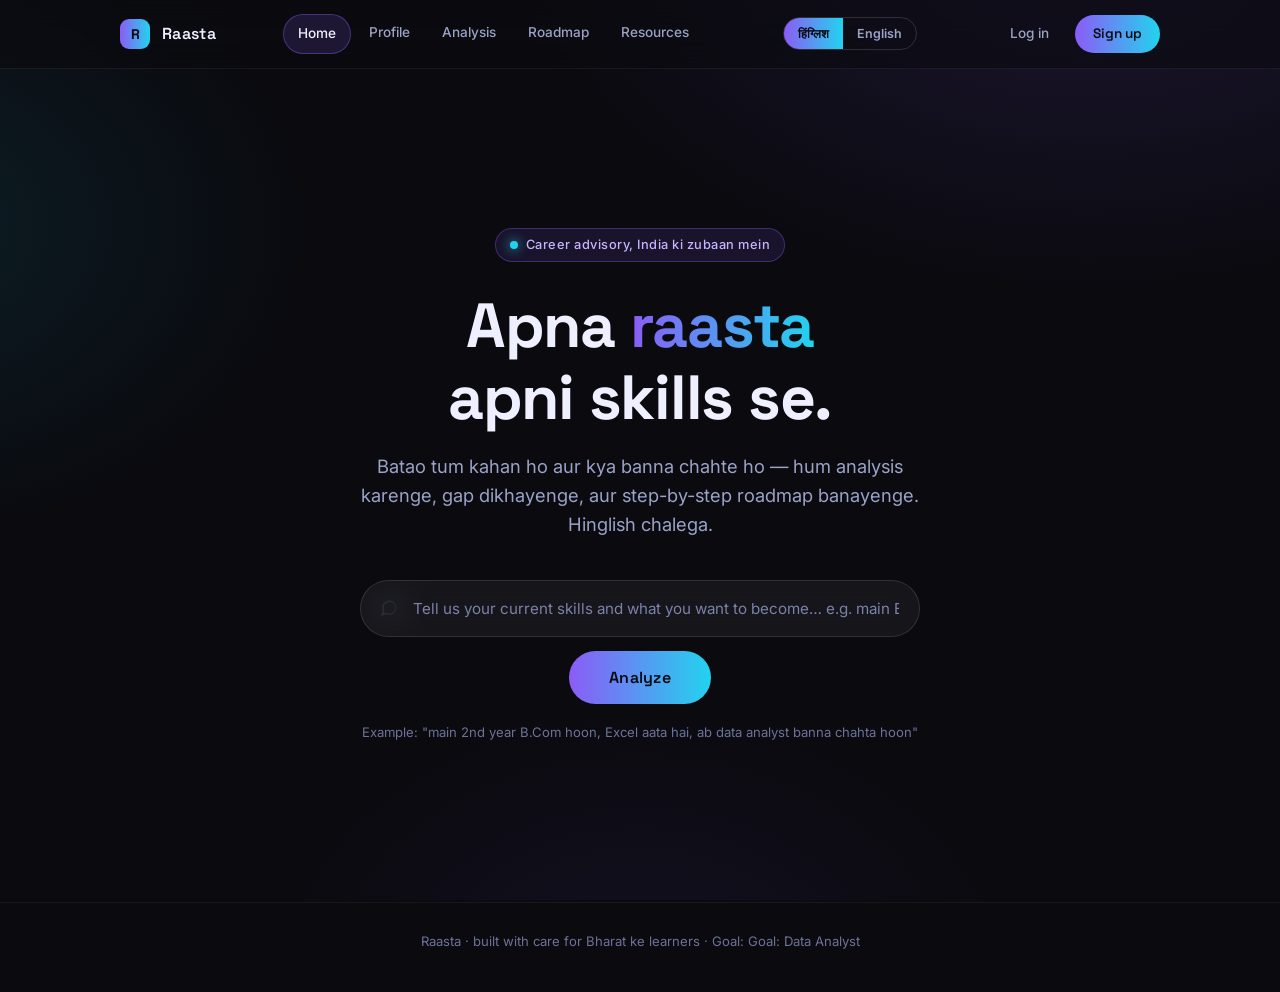
<file: index.html>
<!DOCTYPE html>
<html lang="en">
<head>
<meta charset="UTF-8" />
<meta name="viewport" content="width=device-width, initial-scale=1.0" />
<title>Raasta — Apna Career, Apni Zubaan Mein</title>
<link rel="stylesheet" href="css/base.css" />
</head>
<body>

<header class="site-header">
  <div class="container">
    <div class="header-left">
      <div class="brand-mark">R</div>
      <span class="brand-name">Raasta</span>
    </div>
<nav class="site-nav" aria-label="Main navigation">
      <a href="index.html" data-i18n="nav.home">Home</a>
      <a href="profile.html" data-i18n="nav.profile">Profile</a>
      <a href="dashboard.html" data-i18n="nav.analysis">Analysis</a>
      <a href="roadmap.html" data-i18n="nav.roadmap">Roadmap</a>
      <a href="execution.html" data-i18n="nav.resources">Resources</a>
    </nav>
  </div>
</header>

<main>
  <section class="hero" id="hero" aria-labelledby="hero-title">
    <div class="hero-inner">
      <span class="hero-badge"><span class="dot"></span> <span data-i18n="hero.badge">Career advisory, India ki zubaan mein</span></span>
      <h1 id="hero-title">
        <span data-i18n="hero.title1">Apna </span><span class="grad-text" data-i18n="hero.title2">raasta</span><br />
        <span data-i18n="hero.title3">apni skills se.</span>
      </h1>
      <p class="sub" data-i18n="hero.sub">
        Batao tum kahan ho aur kya banna chahte ho — hum analysis karenge,
        gap dikhayenge, aur step-by-step roadmap banayenge. Hinglish chalega.
      </p>
      <form class="intake-form" id="intake-form">
        <div class="intake-field">
          <svg width="18" height="18" viewBox="0 0 24 24" fill="none" stroke="currentColor" stroke-width="2" stroke-linecap="round" aria-hidden="true">
            <path d="M21 11.5a8.38 8.38 0 0 1-.9 3.8 8.5 8.5 0 0 1-7.6 4.7 8.38 8.38 0 0 1-3.8-.9L3 21l1.9-5.7a8.38 8.38 0 0 1-.9-3.8 8.5 8.5 0 0 1 4.7-7.6 8.38 8.38 0 0 1 3.8-.9h.5a8.48 8.48 0 0 1 8 8v.5z"/>
          </svg>
          <label for="goal-input" class="visually-hidden" style="position:absolute;width:1px;height:1px;overflow:hidden;clip:rect(0 0 0 0);">Apne goal ke baare mein likho</label>
          <input id="goal-input" type="text" autocomplete="off" data-i18n-placeholder="hero.placeholder"
                 placeholder="Tell us your current skills and what you want to become… e.g. main B.Com kar raha hoon, data analyst banna hai" />
        </div>
        <div class="btn-row">
          <button type="submit" class="btn" id="analyze-btn" data-i18n="btn.analyze">Analyze</button>
        </div>
      </form>
      <p class="hero-hint" data-i18n="hero.hint">Example: "main 2nd year B.Com hoon, Excel aata hai, ab data analyst banna chahta hoon"</p>
    </div>
  </section>
</main>

<footer class="site-footer">
  <div class="container"><span data-i18n="footer.text">Raasta · built with care for Bharat ke learners</span> · <span id="footer-goal"></span></div>
</footer>

<script src="js/data.js"></script>
<script src="js/i18n.js"></script>
<script src="js/app.js"></script>
<script src="js/auth.js"></script>
<script>
(function () {
  'use strict';

  /* Intake: goal ko save karke dashboard pe bhejo */
  var form = document.getElementById('intake-form');
  form.addEventListener('submit', function (e) {
    e.preventDefault();

    var btn = document.getElementById('analyze-btn');
    var input = document.getElementById('goal-input');
    var goal = input.value.trim() || window.Raasta.getGoal();

    window.Raasta.setGoal(goal);
    btn.disabled = true;
    btn.textContent = 'Analyzing…';

    setTimeout(function () {
      window.location.href = 'dashboard.html';
    }, 700);
  });
})();
</script>
</body>
</html>
</file>
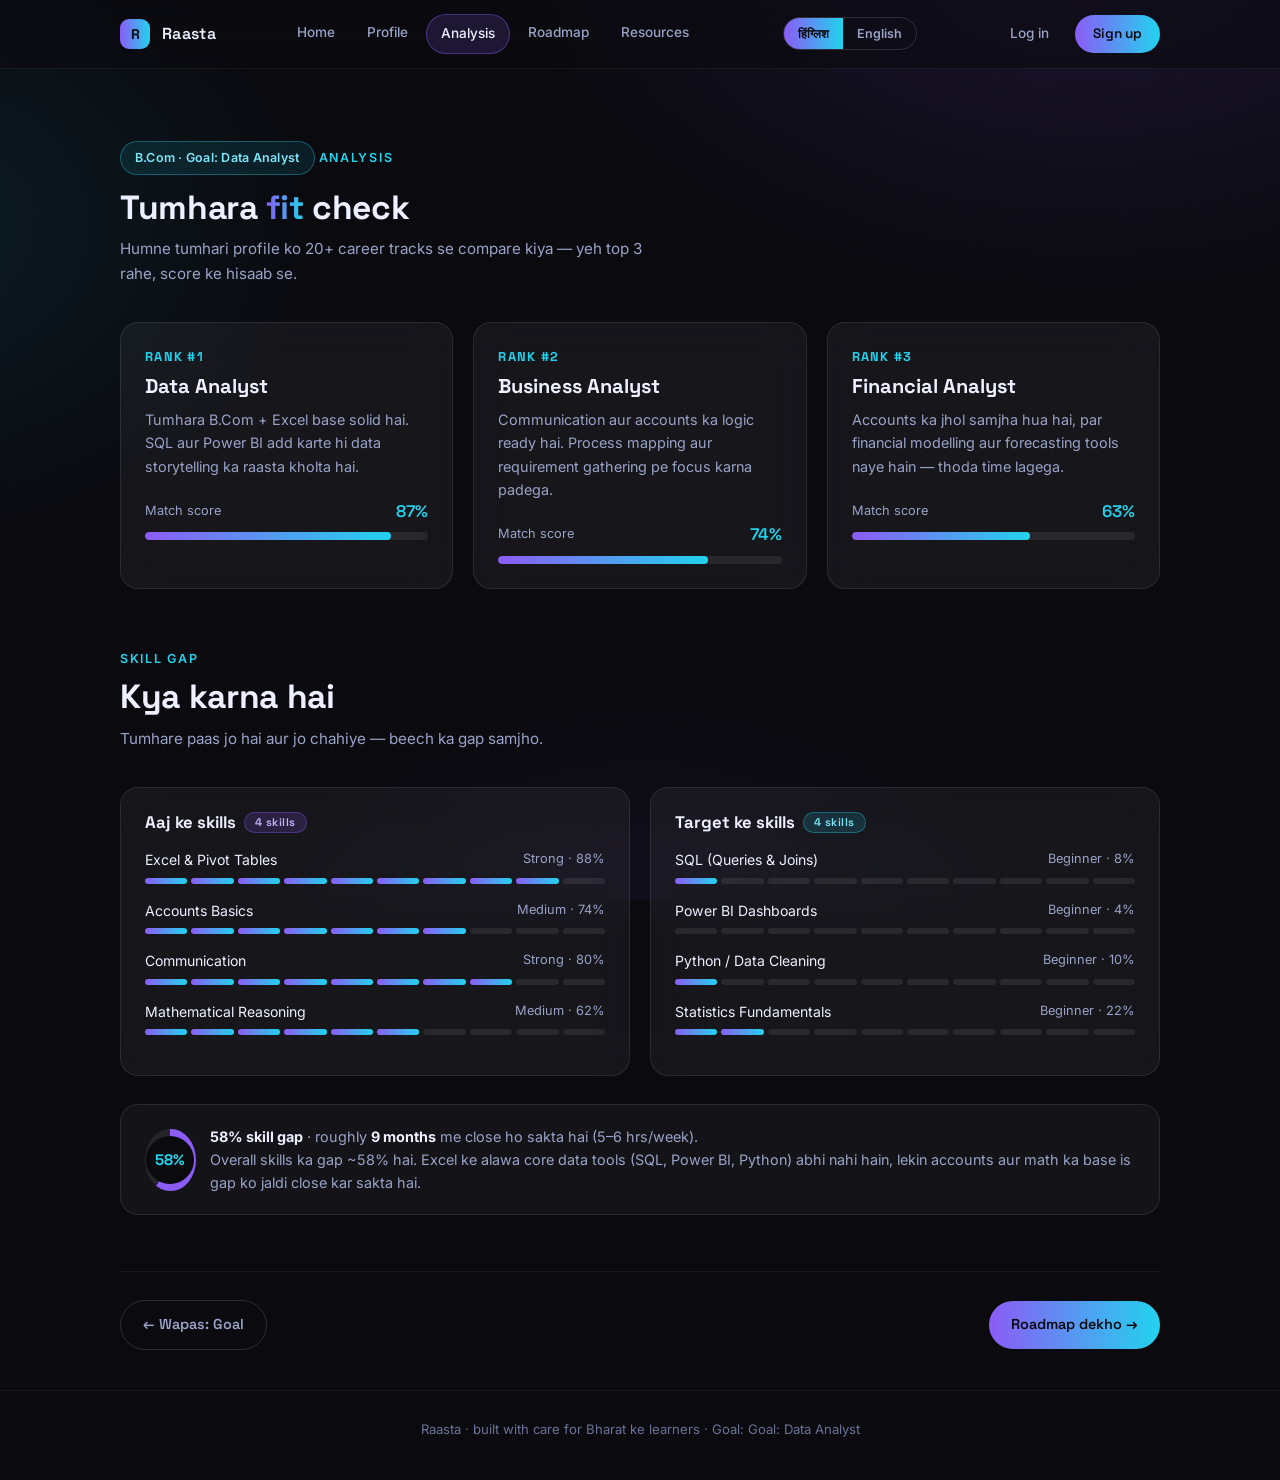
<file: dashboard.html>
<!DOCTYPE html>
<html lang="en">
<head>
<meta charset="UTF-8" />
<meta name="viewport" content="width=device-width, initial-scale=1.0" />
<title>Analysis — Raasta</title>
<link rel="stylesheet" href="css/base.css" />
<link rel="stylesheet" href="css/dashboard.css" />
</head>
<body>

<header class="site-header">
  <div class="container">
    <div class="header-left">
      <div class="brand-mark">R</div>
      <span class="brand-name">Raasta</span>
    </div>
    <nav class="site-nav" aria-label="Main navigation">
      <a href="index.html" data-i18n="nav.home">Home</a>
      <a href="profile.html" data-i18n="nav.profile">Profile</a>
      <a href="dashboard.html" data-i18n="nav.analysis">Analysis</a>
      <a href="roadmap.html" data-i18n="nav.roadmap">Roadmap</a>
      <a href="execution.html" data-i18n="nav.resources">Resources</a>
    </nav>
  </div>
</header>

<main>
  <section class="page" id="dashboard" aria-labelledby="dashboard-title">
    <div class="container">

      <div class="section-header">
        <span class="course-chip" id="course-chip"></span>
        <span class="section-kicker" data-i18n="dash.kicker">Analysis</span>
        <h2 id="dashboard-title"><span data-i18n="dash.title1">Tumhara </span><span class="grad-text" style="background:var(--grad);-webkit-background-clip:text;background-clip:text;color:transparent;">fit</span><span data-i18n="dash.title3"> check</span></h2>
        <p data-i18n="dash.sub">Humne tumhari profile ko 20+ career tracks se compare kiya — yeh top 3 rahe, score ke hisaab se.</p>
      </div>
      <div class="career-grid" id="career-grid"></div>

      <div class="section-header" style="margin-top:56px;">
        <span class="section-kicker" data-i18n="dash.skillKicker">Skill Gap</span>
        <h2 id="skills-title" data-i18n="dash.skillsTitle">Kya karna hai</h2>
        <p data-i18n="dash.skillsSub">Tumhare paas jo hai aur jo chahiye — beech ka gap samjho.</p>
      </div>
      <div class="skill-widget" id="skill-widget"></div>
      <div class="skill-summary" id="skill-summary"></div>

      <nav class="page-nav" aria-label="Page navigation">
        <a class="prev" href="index.html">&larr; <span data-i18n="nav.prev.home">Wapas: Goal</span></a>
        <a class="next" href="roadmap.html"><span data-i18n="nav.next.dash">Roadmap dekho</span> &rarr;</a>
      </nav>

    </div>
  </section>
</main>

<footer class="site-footer">
  <div class="container"><span data-i18n="footer.text">Raasta · built with care for Bharat ke learners</span> · <span id="footer-goal"></span></div>
</footer>

<script src="js/data.js"></script>
<script src="js/i18n.js"></script>
<script src="js/app.js"></script>
<script src="js/auth.js"></script>
<script src="js/dashboard.js"></script>
</body>
</html>
</file>
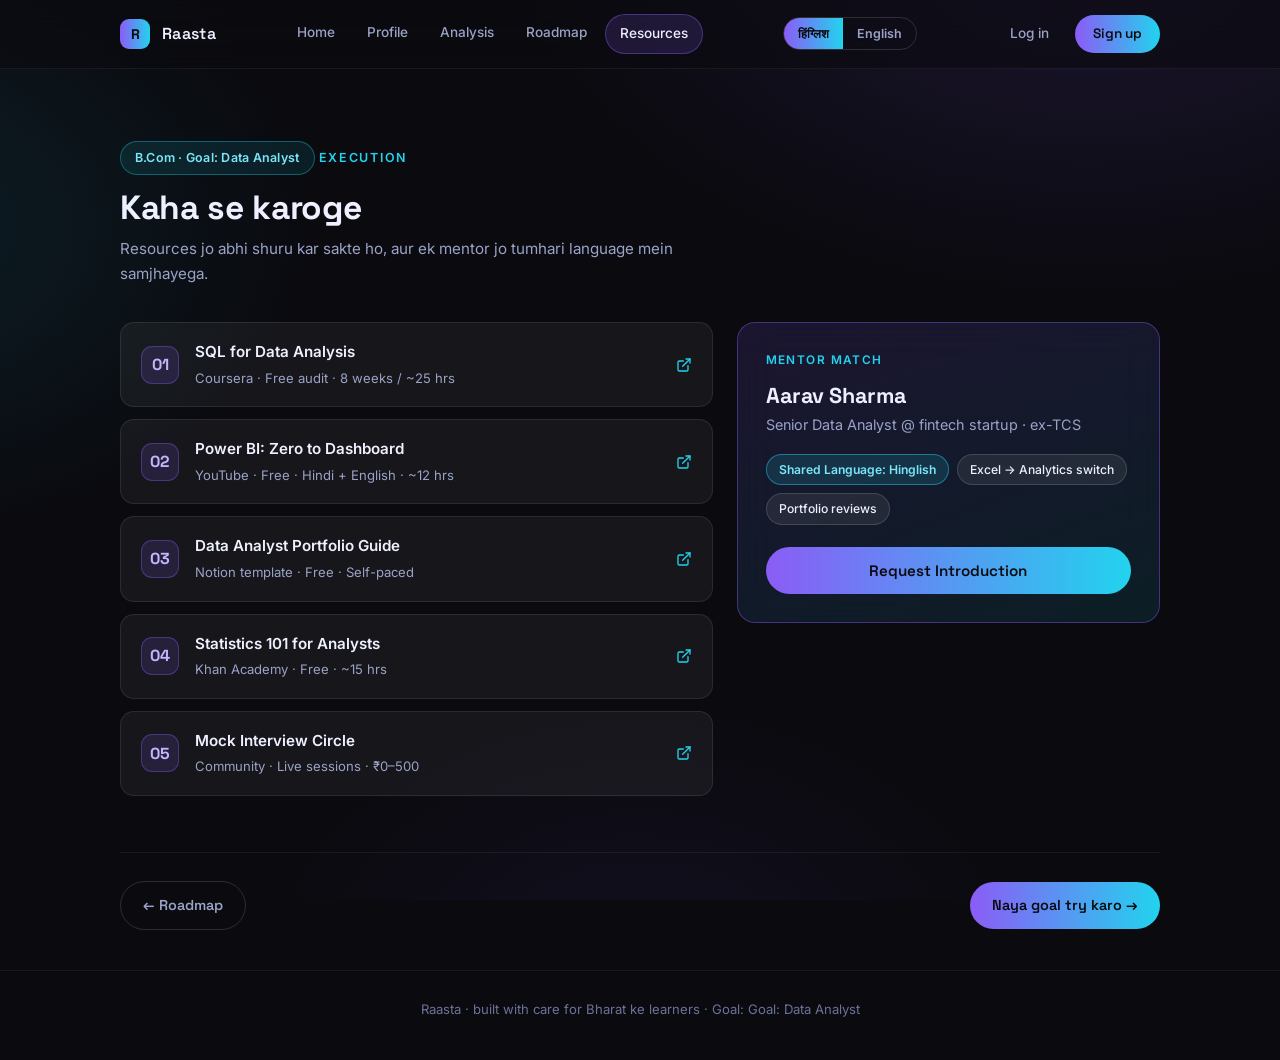
<file: execution.html>
<!DOCTYPE html>
<html lang="en">
<head>
<meta charset="UTF-8" />
<meta name="viewport" content="width=device-width, initial-scale=1.0" />
<title>Resources — Raasta</title>
<link rel="stylesheet" href="css/base.css" />
<link rel="stylesheet" href="css/execution.css" />
</head>
<body>

<header class="site-header">
  <div class="container">
    <div class="header-left">
      <div class="brand-mark">R</div>
      <span class="brand-name">Raasta</span>
    </div>
    <nav class="site-nav" aria-label="Main navigation">
      <a href="index.html" data-i18n="nav.home">Home</a>
      <a href="profile.html" data-i18n="nav.profile">Profile</a>
      <a href="dashboard.html" data-i18n="nav.analysis">Analysis</a>
      <a href="roadmap.html" data-i18n="nav.roadmap">Roadmap</a>
      <a href="execution.html" data-i18n="nav.resources">Resources</a>
    </nav>
  </div>
</header>

<main>
  <section class="page" id="execution" aria-labelledby="execution-title">
    <div class="container">

      <div class="section-header">
        <span class="course-chip" id="course-chip"></span>
        <span class="section-kicker" data-i18n="exec.kicker">Execution</span>
        <h2 id="execution-title" data-i18n="exec.title">Kaha se karoge</h2>
        <p data-i18n="exec.sub">Resources jo abhi shuru kar sakte ho, aur ek mentor jo tumhari language mein samjhayega.</p>
      </div>

      <div class="hub-grid">
        <ul class="resource-list" id="resource-list" aria-label="Resources"></ul>
        <div class="mentor-card" id="mentor-card"></div>
      </div>

      <nav class="page-nav" aria-label="Page navigation">
        <a class="prev" href="roadmap.html">&larr; <span data-i18n="nav.prev.roadmap">Roadmap</span></a>
        <a class="next" href="index.html"><span data-i18n="nav.next.exec">Naya goal try karo</span> &rarr;</a>
      </nav>

    </div>
  </section>
</main>

<footer class="site-footer">
  <div class="container"><span data-i18n="footer.text">Raasta · built with care for Bharat ke learners</span> · <span id="footer-goal"></span></div>
</footer>

<script src="js/data.js"></script>
<script src="js/i18n.js"></script>
<script src="js/app.js"></script>
<script src="js/auth.js"></script>
<script src="js/execution.js"></script>
</body>
</html>
</file>
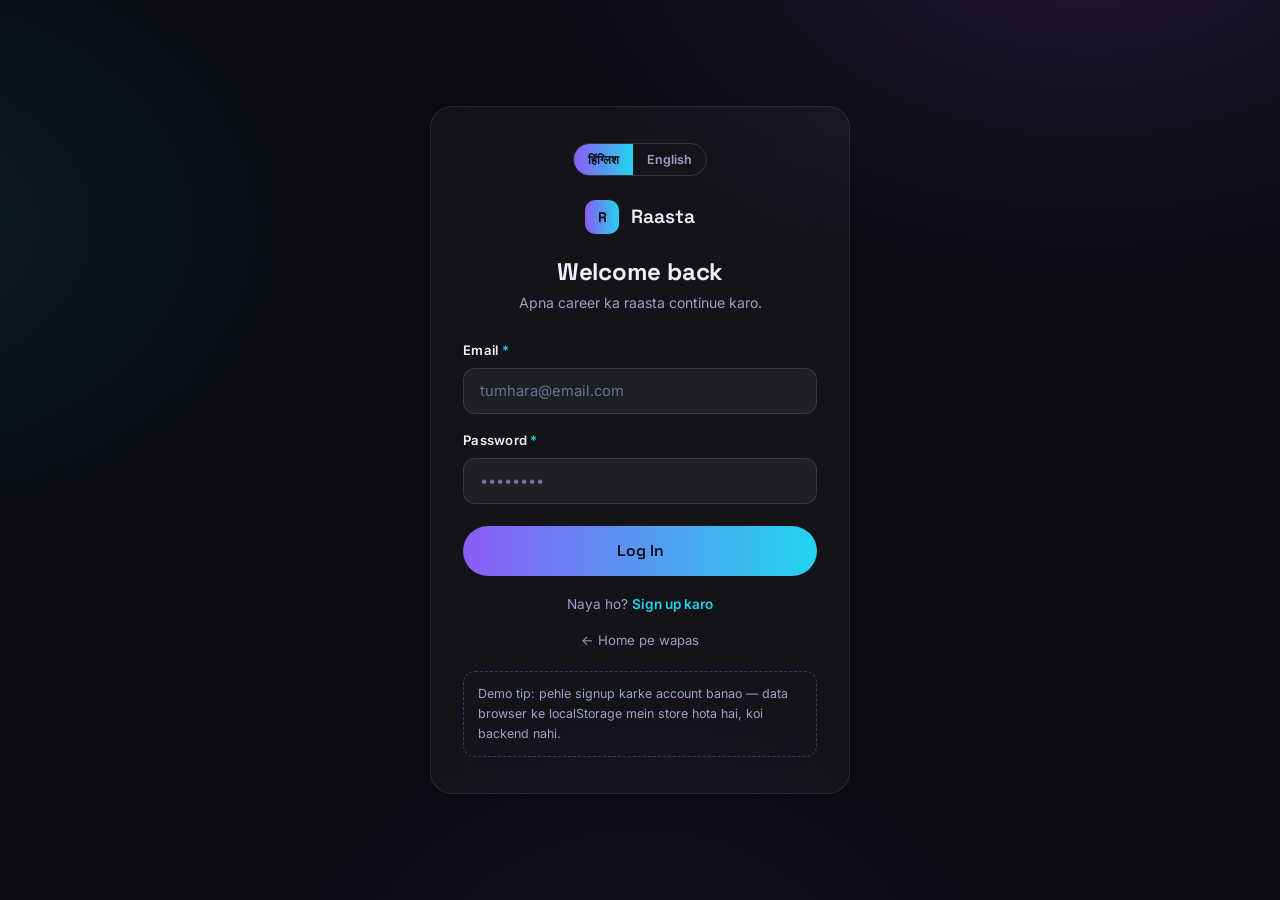
<file: login.html>
<!DOCTYPE html>
<html lang="en">
<head>
<meta charset="UTF-8" />
<meta name="viewport" content="width=device-width, initial-scale=1.0" />
<title>Log In — Raasta</title>
<link rel="stylesheet" href="css/base.css" />
<link rel="stylesheet" href="css/auth.css" />
</head>
<body>

<main>
  <section class="auth-page">
    <div class="auth-card">

      <div class="auth-brand">
        <div class="brand-mark">R</div>
        <span class="auth-brand-name">Raasta</span>
      </div>

      <div class="auth-heading">
        <h1 data-i18n="auth.titleLogin">Welcome back</h1>
      </div>
      <p class="auth-sub" data-i18n="auth.subLogin">Apna career ka raasta continue karo.</p>

      <div class="auth-alert" id="auth-alert" role="alert" aria-live="polite"></div>

      <form class="auth-form" id="login-form" novalidate>

        <div class="auth-field">
          <label for="email"><span data-i18n="auth.emailLabel">Email</span> <span class="req">*</span></label>
          <input class="auth-input" id="email" type="email" data-i18n-placeholder="auth.emailPh" placeholder="tumhara@email.com" autocomplete="email" />
          <span class="field-error" id="email-error"></span>
        </div>

        <div class="auth-field">
          <label for="password"><span data-i18n="auth.passLabel">Password</span> <span class="req">*</span></label>
          <div class="password-wrap">
            <input class="auth-input" id="password" type="password" data-i18n-placeholder="auth.passPhLogin" placeholder="••••••••" autocomplete="current-password" />
            <button type="button" class="toggle-pass" data-target="password" aria-label="Show password"></button>
          </div>
          <span class="field-error" id="password-error"></span>
        </div>

        <button type="submit" class="auth-submit" data-i18n="auth.loginBtn">Log In</button>
      </form>

      <p class="auth-switch"><span data-i18n="auth.switchLoginPre">Naya ho?</span> <a href="signup.html"><span data-i18n="auth.switchLoginLink">Sign up karo</span></a></p>
      <p class="auth-back"><a href="index.html" data-i18n="auth.back">&larr; Home pe wapas</a></p>

      <div class="auth-demo" data-i18n="auth.demoLogin">
        Demo tip: pehle signup karke account banao — data browser ke
        localStorage mein store hota hai, koi backend nahi.
      </div>

    </div>
  </section>
</main>

<script src="js/data.js"></script>
<script src="js/i18n.js"></script>
<script src="js/auth.js"></script>
</body>
</html>
</file>
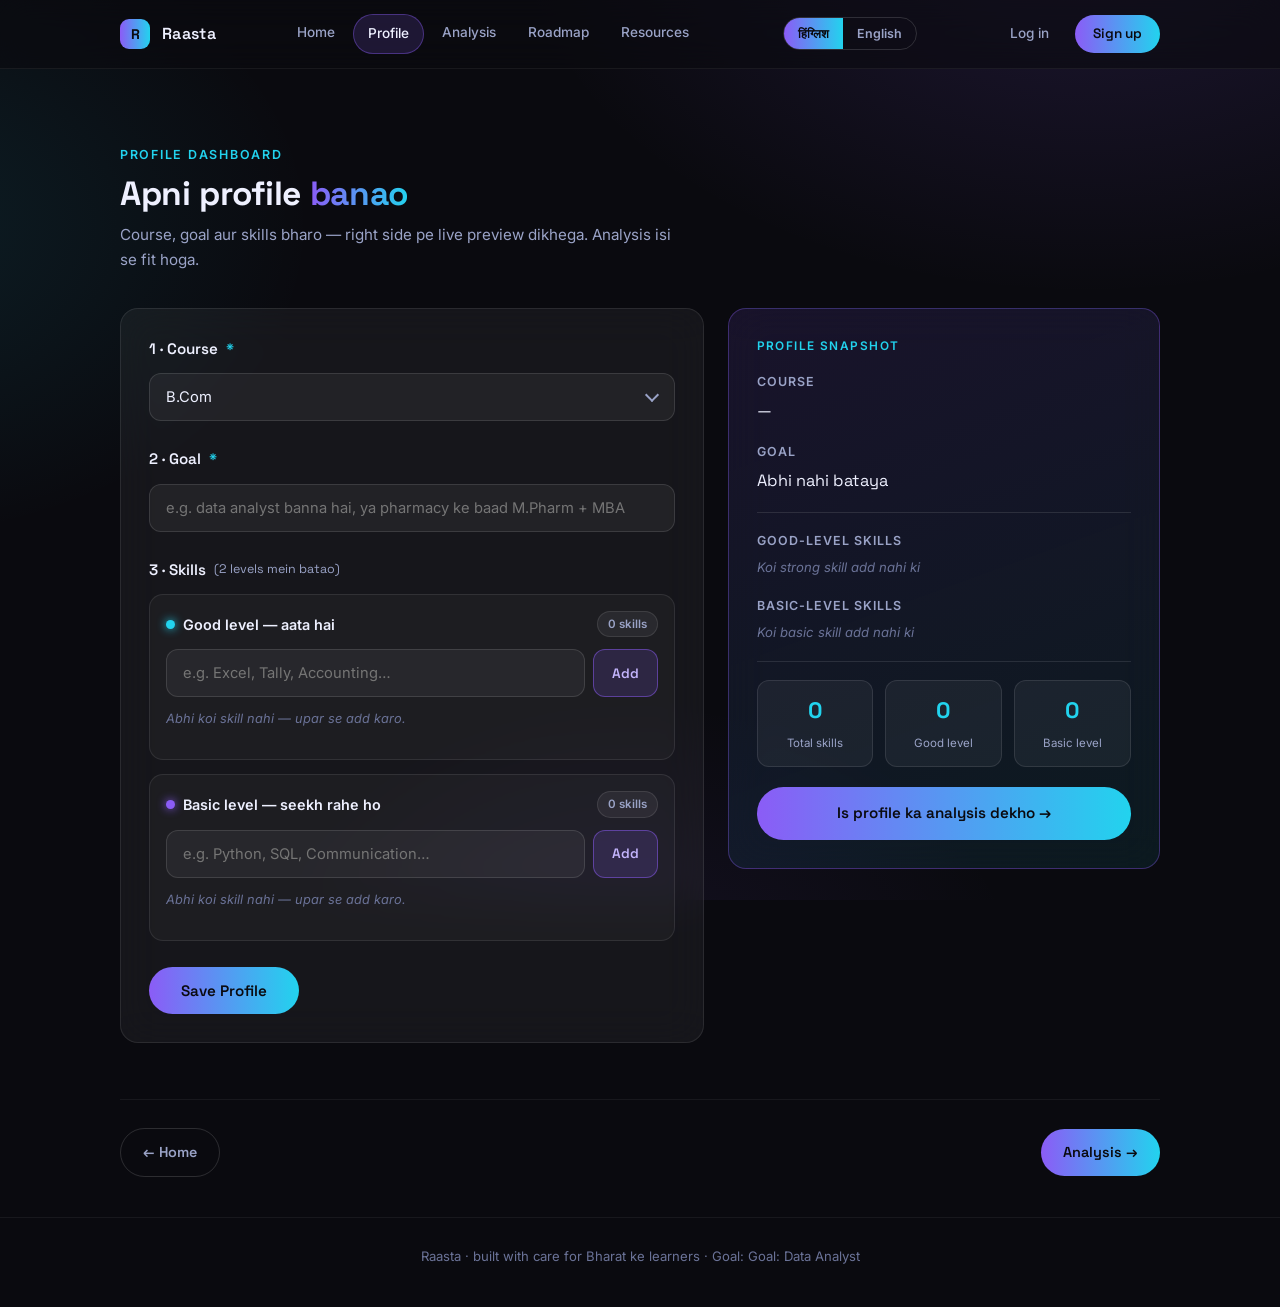
<file: profile.html>
<!DOCTYPE html>
<html lang="en">
<head>
<meta charset="UTF-8" />
<meta name="viewport" content="width=device-width, initial-scale=1.0" />
<title>Profile — Raasta</title>
<link rel="stylesheet" href="css/base.css" />
<link rel="stylesheet" href="css/profile.css" />
</head>
<body>

<header class="site-header">
  <div class="container">
    <div class="header-left">
      <div class="brand-mark">R</div>
      <span class="brand-name">Raasta</span>
    </div>
    <nav class="site-nav" aria-label="Main navigation">
      <a href="index.html" data-i18n="nav.home">Home</a>
      <a href="profile.html" data-i18n="nav.profile">Profile</a>
      <a href="dashboard.html" data-i18n="nav.analysis">Analysis</a>
      <a href="roadmap.html" data-i18n="nav.roadmap">Roadmap</a>
      <a href="execution.html" data-i18n="nav.resources">Resources</a>
    </nav>
  </div>
</header>

<main>
  <section class="page" id="profile" aria-labelledby="profile-title">
    <div class="container">

      <div class="section-header">
        <span class="section-kicker" data-i18n="prof.kicker">Profile Dashboard</span>
        <h2 id="profile-title"><span data-i18n="prof.title1">Apni profile </span><span class="grad-text" style="background:var(--grad);-webkit-background-clip:text;background-clip:text;color:transparent;" data-i18n="prof.title2">banao</span></h2>
        <p data-i18n="prof.sub">Course, goal aur skills bharo — right side pe live preview dikhega. Analysis isi se fit hoga.</p>
      </div>

      <div class="profile-grid">

        <!-- Form -->
        <div class="card form-card">
          <form id="profile-form" novalidate>

            <div class="form-section">
              <label class="form-label" for="course-select"><span data-i18n="prof.courseLabel">1 · Course</span> <span class="req">*</span></label>
              <div class="select-wrap">
                <select class="form-select" id="course-select"></select>
              </div>
              <div class="other-course" id="other-course">
                <input class="form-input" id="course-other" type="text" data-i18n-placeholder="prof.courseOtherPh" placeholder="Apna course likho… e.g. B.Pharm (Ayurveda)" />
              </div>
            </div>

            <div class="form-section">
              <label class="form-label" for="goal-input"><span data-i18n="prof.goalLabel">2 · Goal</span> <span class="req">*</span></label>
              <input class="form-input" id="goal-input" type="text" autocomplete="off" data-i18n-placeholder="prof.goalPh"
                     placeholder="e.g. data analyst banna hai, ya pharmacy ke baad M.Pharm + MBA" />
            </div>

            <div class="form-section">
              <label class="form-label"><span data-i18n="prof.skillsLabel">3 · Skills</span> <small data-i18n="prof.skillsHint">(2 levels mein batao)</small></label>

              <div class="skill-panel">
                <div class="skill-panel-header">
                  <div class="skill-panel-title"><span class="level-dot good"></span> <span data-i18n="prof.goodPanel">Good level — aata hai</span></div>
                  <span class="skill-count" id="skill-count-good">0 skills</span>
                </div>
                <div class="skill-add-row">
                  <input class="form-input" id="skill-input-good" type="text" data-i18n-placeholder="prof.goodPh" placeholder="e.g. Excel, Tally, Accounting…" autocomplete="off" />
                  <button type="button" class="skill-add-btn" id="skill-add-good" data-i18n="prof.addBtn">Add</button>
                </div>
                <div class="skill-chips" id="good-chips"></div>
              </div>

              <div class="skill-panel">
                <div class="skill-panel-header">
                  <div class="skill-panel-title"><span class="level-dot basic"></span> <span data-i18n="prof.basicPanel">Basic level — seekh rahe ho</span></div>
                  <span class="skill-count" id="skill-count-basic">0 skills</span>
                </div>
                <div class="skill-add-row">
                  <input class="form-input" id="skill-input-basic" type="text" data-i18n-placeholder="prof.basicPh" placeholder="e.g. Python, SQL, Communication…" autocomplete="off" />
                  <button type="button" class="skill-add-btn" id="skill-add-basic" data-i18n="prof.addBtn">Add</button>
                </div>
                <div class="skill-chips" id="basic-chips"></div>
              </div>
            </div>

            <div class="form-actions">
              <button type="button" class="btn-save" id="save-profile" data-i18n="prof.saveBtn">Save Profile</button>
              <span class="save-status" id="save-status" style="opacity:0;transition:opacity .4s ease;">Profile saved ✓</span>
            </div>

          </form>
        </div>

        <!-- Live preview -->
        <aside class="preview-card" aria-label="Profile snapshot">
          <div class="preview-label" data-i18n="prof.previewLabel">Profile Snapshot</div>

          <div class="preview-block">
            <h4 data-i18n="prof.pvCourse">Course</h4>
            <div class="preview-value" id="pv-course">—</div>
          </div>
          <div class="preview-block">
            <h4 data-i18n="prof.pvGoal">Goal</h4>
            <div class="preview-value" id="pv-goal">Abhi nahi bataya</div>
          </div>

          <hr class="preview-divider" />

          <div class="preview-block">
            <h4 data-i18n="prof.pvGood">Good-level skills</h4>
            <div class="preview-skills" id="pv-good"></div>
          </div>
          <div class="preview-block">
            <h4 data-i18n="prof.pvBasic">Basic-level skills</h4>
            <div class="preview-skills" id="pv-basic"></div>
          </div>

          <hr class="preview-divider" />

          <div class="preview-stats">
            <div class="stat-tile"><strong id="stat-total">0</strong><span data-i18n="prof.pvTotal">Total skills</span></div>
            <div class="stat-tile"><strong id="stat-good">0</strong><span data-i18n="prof.pvGoodStat">Good level</span></div>
            <div class="stat-tile"><strong id="stat-basic">0</strong><span data-i18n="prof.pvBasicStat">Basic level</span></div>
          </div>

          <a class="preview-cta" href="dashboard.html"><span data-i18n="prof.pvCta">Is profile ka analysis dekho</span> &rarr;</a>
        </aside>

      </div>

      <nav class="page-nav" aria-label="Page navigation">
        <a class="prev" href="index.html">&larr; <span data-i18n="nav.prev.profile">Home</span></a>
        <a class="next" href="dashboard.html"><span data-i18n="nav.next.profile">Analysis</span> &rarr;</a>
      </nav>

    </div>
  </section>
</main>

<footer class="site-footer">
  <div class="container"><span data-i18n="footer.text">Raasta · built with care for Bharat ke learners</span> · <span id="footer-goal"></span></div>
</footer>

<script src="js/data.js"></script>
<script src="js/i18n.js"></script>
<script src="js/app.js"></script>
<script src="js/auth.js"></script>
<script src="js/profile.js"></script>
</body>
</html>
</file>
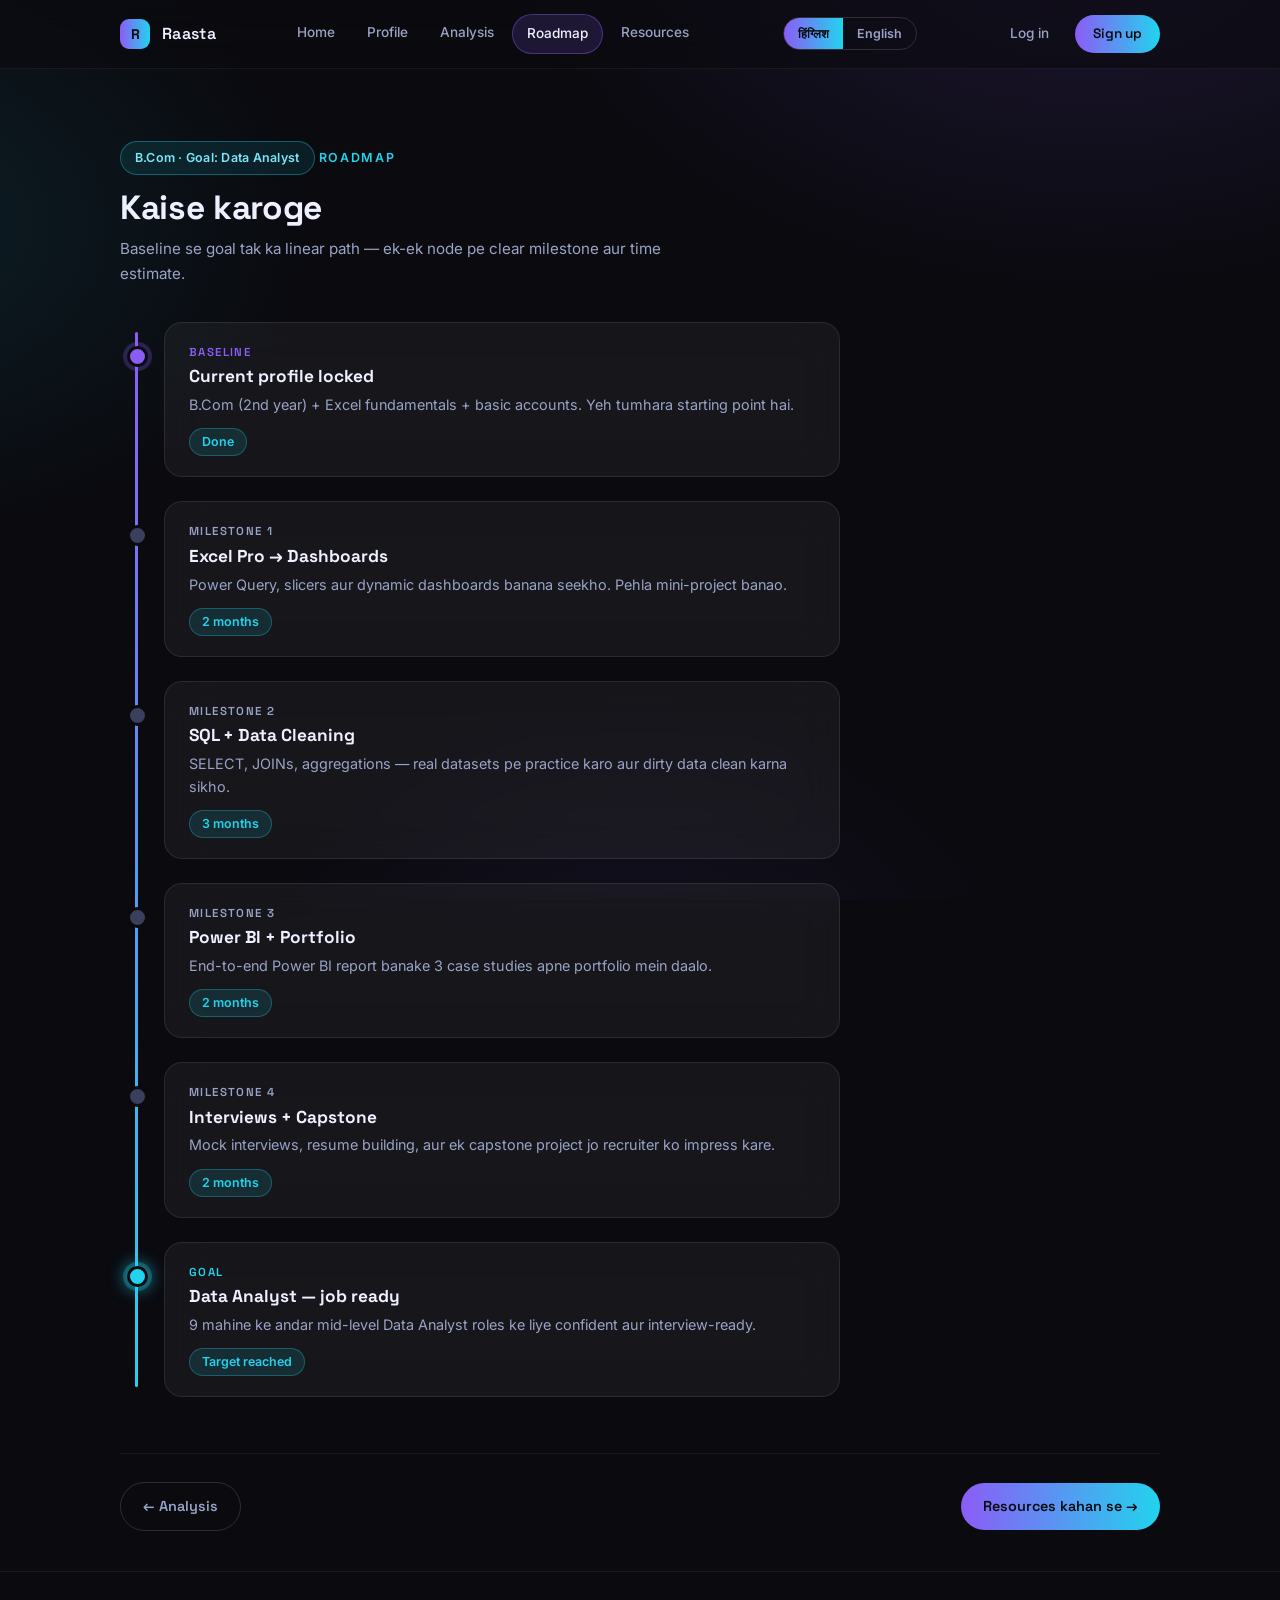
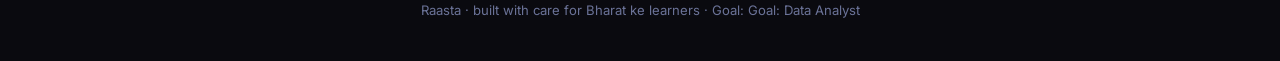
<file: roadmap.html>
<!DOCTYPE html>
<html lang="en">
<head>
<meta charset="UTF-8" />
<meta name="viewport" content="width=device-width, initial-scale=1.0" />
<title>Roadmap — Raasta</title>
<link rel="stylesheet" href="css/base.css" />
<link rel="stylesheet" href="css/roadmap.css" />
</head>
<body>

<header class="site-header">
  <div class="container">
    <div class="header-left">
      <div class="brand-mark">R</div>
      <span class="brand-name">Raasta</span>
    </div>
    <nav class="site-nav" aria-label="Main navigation">
      <a href="index.html" data-i18n="nav.home">Home</a>
      <a href="profile.html" data-i18n="nav.profile">Profile</a>
      <a href="dashboard.html" data-i18n="nav.analysis">Analysis</a>
      <a href="roadmap.html" data-i18n="nav.roadmap">Roadmap</a>
      <a href="execution.html" data-i18n="nav.resources">Resources</a>
    </nav>
  </div>
</header>

<main>
  <section class="page" id="roadmap" aria-labelledby="roadmap-title">
    <div class="container">

      <div class="section-header">
        <span class="course-chip" id="course-chip"></span>
        <span class="section-kicker" data-i18n="road.kicker">Roadmap</span>
        <h2 id="roadmap-title" data-i18n="road.title">Kaise karoge</h2>
        <p data-i18n="road.sub">Baseline se goal tak ka linear path — ek-ek node pe clear milestone aur time estimate.</p>
      </div>
      <div class="timeline" id="timeline"></div>

      <nav class="page-nav" aria-label="Page navigation">
        <a class="prev" href="dashboard.html">&larr; <span data-i18n="nav.prev.dash">Analysis</span></a>
        <a class="next" href="execution.html"><span data-i18n="nav.next.roadmap">Resources kahan se</span> &rarr;</a>
      </nav>

    </div>
  </section>
</main>

<footer class="site-footer">
  <div class="container"><span data-i18n="footer.text">Raasta · built with care for Bharat ke learners</span> · <span id="footer-goal"></span></div>
</footer>

<script src="js/data.js"></script>
<script src="js/i18n.js"></script>
<script src="js/app.js"></script>
<script src="js/auth.js"></script>
<script src="js/roadmap.js"></script>
</body>
</html>
</file>
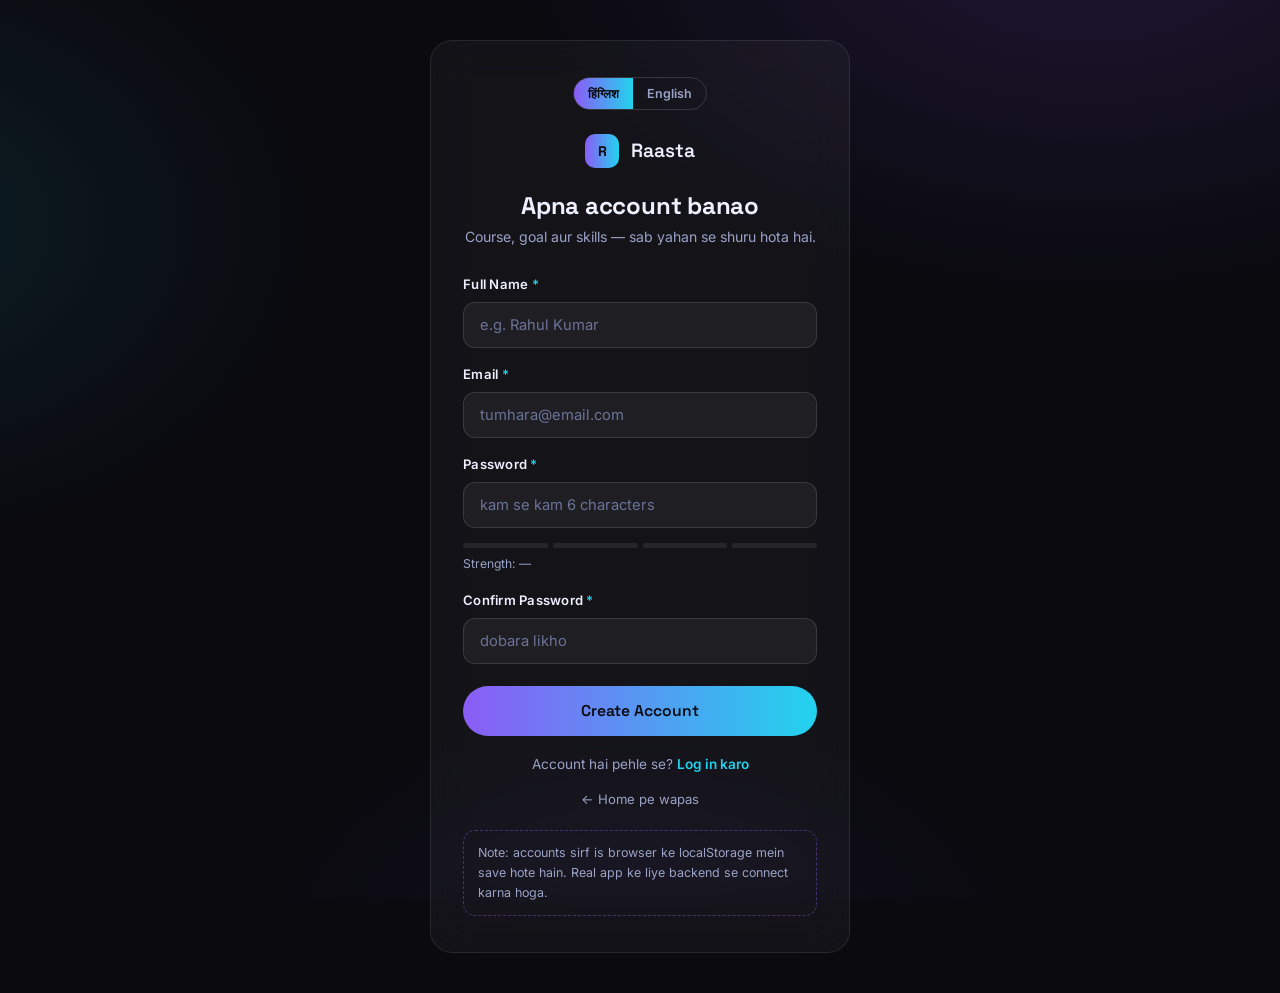
<file: signup.html>
<!DOCTYPE html>
<html lang="en">
<head>
<meta charset="UTF-8" />
<meta name="viewport" content="width=device-width, initial-scale=1.0" />
<title>Sign Up — Raasta</title>
<link rel="stylesheet" href="css/base.css" />
<link rel="stylesheet" href="css/auth.css" />
</head>
<body>

<main>
  <section class="auth-page">
    <div class="auth-card">

      <div class="auth-brand">
        <div class="brand-mark">R</div>
        <span class="auth-brand-name">Raasta</span>
      </div>

      <div class="auth-heading">
        <h1 data-i18n="auth.titleSignup">Apna account banao</h1>
      </div>
      <p class="auth-sub" data-i18n="auth.subSignup">Course, goal aur skills — sab yahan se shuru hota hai.</p>

      <div class="auth-alert" id="auth-alert" role="alert" aria-live="polite"></div>

      <form class="auth-form" id="signup-form" novalidate>

        <div class="auth-field">
          <label for="name"><span data-i18n="auth.nameLabel">Full Name</span> <span class="req">*</span></label>
          <input class="auth-input" id="name" type="text" data-i18n-placeholder="auth.namePh" placeholder="e.g. Rahul Kumar" autocomplete="name" />
          <span class="field-error" id="name-error"></span>
        </div>

        <div class="auth-field">
          <label for="email"><span data-i18n="auth.emailLabel">Email</span> <span class="req">*</span></label>
          <input class="auth-input" id="email" type="email" data-i18n-placeholder="auth.emailPh" placeholder="tumhara@email.com" autocomplete="email" />
          <span class="field-error" id="email-error"></span>
        </div>

        <div class="auth-field">
          <label for="password"><span data-i18n="auth.passLabel">Password</span> <span class="req">*</span></label>
          <div class="password-wrap">
            <input class="auth-input" id="password" type="password" data-i18n-placeholder="auth.passPhSignup" placeholder="kam se kam 6 characters" autocomplete="new-password" />
            <button type="button" class="toggle-pass" data-target="password" aria-label="Show password"></button>
          </div>
          <div class="strength" id="strength-meter">
            <div class="strength-bars">
              <span class="strength-bar"></span><span class="strength-bar"></span>
              <span class="strength-bar"></span><span class="strength-bar"></span>
            </div>
            <div class="strength-text" id="strength-text">Strength: —</div>
          </div>
          <span class="field-error" id="password-error"></span>
        </div>

        <div class="auth-field">
          <label for="confirm"><span data-i18n="auth.confirmLabel">Confirm Password</span> <span class="req">*</span></label>
          <div class="password-wrap">
            <input class="auth-input" id="confirm" type="password" data-i18n-placeholder="auth.confirmPh" placeholder="dobara likho" autocomplete="new-password" />
            <button type="button" class="toggle-pass" data-target="confirm" aria-label="Show password"></button>
          </div>
          <span class="field-error" id="confirm-error"></span>
        </div>

        <button type="submit" class="auth-submit" data-i18n="auth.signupBtn">Create Account</button>
      </form>

      <p class="auth-switch"><span data-i18n="auth.switchSignupPre">Account hai pehle se?</span> <a href="login.html"><span data-i18n="auth.switchSignupLink">Log in karo</span></a></p>
      <p class="auth-back"><a href="index.html" data-i18n="auth.back">&larr; Home pe wapas</a></p>

      <div class="auth-demo" data-i18n="auth.demoSignup">
        Note: accounts sirf is browser ke localStorage mein save hote hain. Real app ke liye
        backend se connect karna hoga.
      </div>

    </div>
  </section>
</main>

<script src="js/data.js"></script>
<script src="js/i18n.js"></script>
<script src="js/auth.js"></script>
</body>
</html>
</file>
<file: css/base.css>
/* ============================================================
   Raasta — Base / Design System (shared across all pages)
   ============================================================ */
@import url('https://fonts.googleapis.com/css2?family=Inter:wght@400;500;600&family=Space+Grotesk:wght@500;600;700&display=swap');

:root {
  --bg: #0a0a0f;
  --violet: #8b5cf6;
  --cyan: #22d3ee;
  --text: #eef0ff;
  --muted: #9aa3c7;
  --card-bg: rgba(255, 255, 255, 0.05);
  --card-border: rgba(255, 255, 255, 0.09);
  --card-bg-hover: rgba(255, 255, 255, 0.07);
  --grad: linear-gradient(90deg, var(--violet), var(--cyan));
  --radius: 18px;
  --ease: cubic-bezier(0.22, 1, 0.36, 1);
}

* { margin: 0; padding: 0; box-sizing: border-box; }

html { scroll-behavior: smooth; }

body {
  font-family: 'Inter', system-ui, -apple-system, sans-serif;
  background-color: var(--bg);
  background-image:
    radial-gradient(60rem 40rem at 85% -10%, rgba(139, 92, 246, 0.16), transparent 60%),
    radial-gradient(50rem 36rem at -10% 25%, rgba(34, 211, 238, 0.10), transparent 55%),
    radial-gradient(40rem 30rem at 50% 110%, rgba(139, 92, 246, 0.08), transparent 60%);
  background-attachment: fixed;
  color: var(--text);
  line-height: 1.6;
  min-height: 100vh;
}

h1, h2, h3, .display { font-family: 'Space Grotesk', sans-serif; line-height: 1.15; }

a { color: inherit; }

:focus-visible {
  outline: 2px solid var(--cyan);
  outline-offset: 3px;
  border-radius: 6px;
}

.container {
  max-width: 1080px;
  margin: 0 auto;
  padding: 0 20px;
}

/* ---------- Site header ---------- */
.site-header {
  position: sticky;
  top: 0;
  z-index: 20;
  backdrop-filter: blur(16px);
  background: rgba(10, 10, 15, 0.6);
  border-bottom: 1px solid rgba(255, 255, 255, 0.06);
}
.site-header .container {
  display: flex;
  align-items: center;
  justify-content: space-between;
  gap: 16px;
  padding-top: 14px;
  padding-bottom: 14px;
}
.header-left { display: flex; align-items: center; gap: 12px; }
.brand-mark {
  width: 30px;
  height: 30px;
  border-radius: 9px;
  background: var(--grad);
  display: grid;
  place-items: center;
  font-family: 'Space Grotesk', sans-serif;
  font-weight: 700;
  font-size: 14px;
  color: #0a0a0f;
}
.brand-name { font-family: 'Space Grotesk', sans-serif; font-weight: 600; letter-spacing: 0.02em; }
.site-nav { display: flex; gap: 4px; flex-wrap: wrap; }
.site-nav a {
  text-decoration: none;
  font-size: 0.85rem;
  font-weight: 500;
  color: var(--muted);
  padding: 8px 14px;
  border-radius: 999px;
  transition: color 0.25s ease, background 0.25s ease;
}
.site-nav a:hover { color: var(--text); background: rgba(255, 255, 255, 0.06); }
.site-nav a.active {
  color: var(--text);
  background: rgba(139, 92, 246, 0.16);
  border: 1px solid rgba(139, 92, 246, 0.4);
}

/* ---------- Language switch ---------- */
.lang-switch {
  display: flex;
  margin-left: 12px;
  border: 1px solid rgba(255, 255, 255, 0.14);
  border-radius: 999px;
  overflow: hidden;
  flex-shrink: 0;
}
.lang-btn {
  border: none;
  background: none;
  color: var(--muted);
  font-family: inherit;
  font-size: 0.78rem;
  font-weight: 600;
  padding: 8px 14px;
  cursor: pointer;
  transition: background 0.25s ease, color 0.25s ease;
}
.lang-btn:hover { color: var(--text); }
.lang-btn.active { background: var(--grad); color: #0a0a0f; }
.auth-card .lang-switch { width: fit-content; margin: 0 auto 24px; }

/* ---------- Header auth actions ---------- */
.header-auth { display: flex; align-items: center; gap: 12px; margin-left: 12px; }
.header-user { display: flex; align-items: center; gap: 8px; font-size: 0.85rem; font-weight: 500; }
.avatar {
  width: 28px; height: 28px;
  border-radius: 50%;
  background: var(--grad);
  color: #0a0a0f;
  display: grid;
  place-items: center;
  font-family: 'Space Grotesk', sans-serif;
  font-weight: 700;
  font-size: 0.82rem;
}
.header-user-name { max-width: 90px; overflow: hidden; text-overflow: ellipsis; white-space: nowrap; }
.header-auth-link {
  text-decoration: none;
  font-size: 0.85rem;
  font-weight: 500;
  color: var(--muted);
  padding: 8px 14px;
  border-radius: 999px;
  transition: color 0.25s ease, background 0.25s ease;
}
.header-auth-link:hover { color: var(--text); background: rgba(255, 255, 255, 0.06); }
.header-auth-cta {
  text-decoration: none;
  font-size: 0.85rem;
  font-weight: 600;
  font-family: 'Space Grotesk', sans-serif;
  color: #0a0a0f;
  background: var(--grad);
  padding: 8px 18px;
  border-radius: 999px;
  transition: transform 0.25s var(--ease), filter 0.25s ease;
}
.header-auth-cta:hover { transform: translateY(-1px); filter: brightness(1.1); }
.logout-btn {
  border: 1px solid rgba(255, 255, 255, 0.14);
  background: none;
  color: var(--muted);
  font-family: inherit;
  font-size: 0.8rem;
  font-weight: 500;
  padding: 7px 14px;
  border-radius: 999px;
  cursor: pointer;
  transition: color 0.25s ease, border-color 0.25s ease;
}
.logout-btn:hover { color: #fb7185; border-color: rgba(244, 63, 94, 0.4); }
@media (max-width: 640px) {
  .header-auth { margin-left: 0; }
  .header-user-name { display: none; }
}

/* ---------- Hero / Intake ---------- */
.hero {
  min-height: calc(100vh - 67px);
  display: grid;
  place-items: center;
  padding: 64px 20px;
}
.hero-inner { max-width: 760px; text-align: center; }
.hero-badge {
  display: inline-flex;
  align-items: center;
  gap: 8px;
  padding: 6px 14px;
  border-radius: 999px;
  background: rgba(139, 92, 246, 0.12);
  border: 1px solid rgba(139, 92, 246, 0.35);
  color: #c4b5fd;
  font-size: 0.8rem;
  font-weight: 500;
  letter-spacing: 0.04em;
  margin-bottom: 28px;
}
.hero-badge .dot {
  width: 8px; height: 8px; border-radius: 50%;
  background: var(--cyan);
  box-shadow: 0 0 12px var(--cyan);
}
.hero h1 {
  font-size: clamp(2.5rem, 6vw, 3.9rem);
  letter-spacing: -0.02em;
  margin-bottom: 18px;
}
.hero h1 .grad-text {
  background: var(--grad);
  -webkit-background-clip: text;
  background-clip: text;
  color: transparent;
}
.hero p.sub {
  color: var(--muted);
  font-size: clamp(1rem, 2vw, 1.15rem);
  max-width: 560px;
  margin: 0 auto 40px;
}
.intake-form {
  display: flex;
  flex-direction: column;
  gap: 14px;
  align-items: stretch;
}
.intake-field { position: relative; }
.intake-field svg {
  position: absolute;
  left: 20px;
  top: 50%;
  transform: translateY(-50%);
  color: var(--muted);
}
.intake-field input {
  width: 100%;
  padding: 18px 20px 18px 52px;
  border-radius: 999px;
  background: rgba(255, 255, 255, 0.05);
  border: 1px solid rgba(255, 255, 255, 0.12);
  color: var(--text);
  font-family: inherit;
  font-size: 0.95rem;
  backdrop-filter: blur(16px);
  transition: border-color 0.3s ease, background 0.3s ease;
}
.intake-field input::placeholder { color: #7a83a8; }
.intake-field input:focus {
  outline: none;
  border-color: var(--violet);
  background: rgba(255, 255, 255, 0.07);
}
.btn {
  border: none;
  cursor: pointer;
  font-family: 'Space Grotesk', sans-serif;
  font-weight: 600;
  color: #0a0a0f;
  background: var(--grad);
  padding: 16px 40px;
  border-radius: 999px;
  font-size: 1rem;
  letter-spacing: 0.02em;
  transition: transform 0.25s var(--ease), filter 0.25s ease, opacity 0.25s ease;
}
.btn:hover { transform: translateY(-2px); filter: brightness(1.1); }
.btn:active { transform: translateY(0); }
.btn:disabled { opacity: 0.6; cursor: default; transform: none; }
.btn-row { display: flex; justify-content: center; }
.hero-hint {
  margin-top: 18px;
  color: #6b7398;
  font-size: 0.82rem;
}

/* ---------- Section scaffolding (page content) ---------- */
.page {
  padding: 72px 0 40px;
  opacity: 0;
  transform: translateY(24px);
  transition: opacity 0.7s var(--ease), transform 0.7s var(--ease);
}
.page.revealed { opacity: 1; transform: translateY(0); }
.section-header { margin-bottom: 36px; }
.section-kicker {
  display: inline-block;
  font-size: 0.78rem;
  font-weight: 600;
  letter-spacing: 0.14em;
  text-transform: uppercase;
  color: var(--cyan);
  margin-bottom: 10px;
}
.course-chip {
  display: inline-block;
  font-size: 0.78rem;
  font-weight: 600;
  letter-spacing: 0.02em;
  padding: 6px 14px;
  border-radius: 999px;
  margin-bottom: 14px;
  background: rgba(34, 211, 238, 0.1);
  border: 1px solid rgba(34, 211, 238, 0.35);
  color: #7be6f8;
}
.section-header h2 {
  font-size: clamp(1.5rem, 3.4vw, 2.1rem);
  letter-spacing: -0.01em;
  margin-bottom: 10px;
}
.section-header p {
  color: var(--muted);
  max-width: 560px;
  font-size: 0.95rem;
}

/* ---------- Shared card ---------- */
.card {
  background: var(--card-bg);
  border: 1px solid var(--card-border);
  border-radius: var(--radius);
  backdrop-filter: blur(20px);
  -webkit-backdrop-filter: blur(20px);
  padding: 24px;
  transition: transform 0.3s var(--ease), border-color 0.3s ease, background 0.3s ease;
}
.card:hover {
  transform: translateY(-5px);
  border-color: rgba(139, 92, 246, 0.5);
  background: var(--card-bg-hover);
}

/* ---------- Page navigation (prev / next) ---------- */
.page-nav {
  display: flex;
  align-items: center;
  justify-content: space-between;
  gap: 12px;
  margin-top: 56px;
  padding-top: 28px;
  border-top: 1px solid rgba(255, 255, 255, 0.06);
}
.page-nav a {
  text-decoration: none;
  font-family: 'Space Grotesk', sans-serif;
  font-weight: 600;
  font-size: 0.9rem;
  padding: 12px 22px;
  border-radius: 999px;
  transition: transform 0.25s var(--ease), background 0.25s ease, border-color 0.25s ease;
}
.page-nav a.prev {
  color: var(--muted);
  border: 1px solid rgba(255, 255, 255, 0.14);
}
.page-nav a.prev:hover { color: var(--text); border-color: rgba(255, 255, 255, 0.3); transform: translateX(-3px); }
.page-nav a.next {
  color: #0a0a0f;
  background: var(--grad);
}
.page-nav a.next:hover { transform: translateX(3px); filter: brightness(1.1); }

/* ---------- Site footer ---------- */
.site-footer {
  border-top: 1px solid rgba(255, 255, 255, 0.06);
  padding: 28px 0 40px;
  text-align: center;
  color: #6b7398;
  font-size: 0.82rem;
}

/* ---------- Motion preferences ---------- */
@media (prefers-reduced-motion: reduce) {
  *, *::before, *::after {
    transition-duration: 0.01ms !important;
    animation-duration: 0.01ms !important;
    animation-iteration-count: 1 !important;
  }
  html { scroll-behavior: auto; }
}
</file>
<file: css/dashboard.css>
/* ============================================================
   Raasta — Dashboard page (career cards + skill gap)
   ============================================================ */

/* ---------- Career cards ---------- */
.career-grid {
  display: grid;
  grid-template-columns: repeat(auto-fit, minmax(250px, 1fr));
  gap: 20px;
}
.career-rank {
  font-family: 'Space Grotesk', sans-serif;
  font-weight: 700;
  font-size: 0.8rem;
  color: var(--cyan);
  letter-spacing: 0.1em;
}
.career-title { font-size: 1.25rem; margin: 8px 0 10px; }
.career-rationale { color: var(--muted); font-size: 0.9rem; margin-bottom: 20px; min-height: 58px; }
.score-row { display: flex; align-items: center; justify-content: space-between; margin-bottom: 8px; }
.score-label { font-size: 0.8rem; color: var(--muted); }
.score-value { font-family: 'Space Grotesk', sans-serif; font-weight: 600; font-size: 1.05rem; color: var(--cyan); }
.progress-track {
  height: 8px;
  border-radius: 999px;
  background: rgba(255, 255, 255, 0.08);
  overflow: hidden;
}
.progress-fill {
  height: 100%;
  width: 0;
  border-radius: 999px;
  background: var(--grad);
  transition: width 1.1s var(--ease);
}

/* ---------- Skill gap widget ---------- */
.skill-widget {
  display: grid;
  grid-template-columns: 1fr 1fr;
  gap: 20px;
}
@media (max-width: 720px) { .skill-widget { grid-template-columns: 1fr; } }
.skill-col h3 {
  font-size: 1.05rem;
  margin-bottom: 16px;
  display: flex;
  align-items: center;
  gap: 8px;
}
.skill-col h3 .chip {
  font-size: 0.7rem;
  font-weight: 600;
  padding: 3px 10px;
  border-radius: 999px;
  letter-spacing: 0.04em;
}
.chip-current { background: rgba(139, 92, 246, 0.18); color: #c4b5fd; border: 1px solid rgba(139, 92, 246, 0.35); }
.chip-target { background: rgba(34, 211, 238, 0.14); color: #7be6f8; border: 1px solid rgba(34, 211, 238, 0.35); }
.skill-item { margin-bottom: 16px; }
.skill-item-top { display: flex; justify-content: space-between; font-size: 0.88rem; margin-bottom: 6px; }
.skill-item-top .lvl { color: var(--muted); font-size: 0.8rem; }
.segments { display: flex; gap: 4px; }
.segment { flex: 1; height: 6px; border-radius: 999px; background: rgba(255, 255, 255, 0.08); }
.segment.on { background: var(--grad); }
.skill-summary {
  margin-top: 28px;
  background: rgba(255, 255, 255, 0.04);
  border: 1px solid var(--card-border);
  border-radius: var(--radius);
  padding: 20px 24px;
  display: flex;
  flex-wrap: wrap;
  gap: 24px;
  align-items: center;
  justify-content: space-between;
}
.gap-stat { display: flex; align-items: center; gap: 14px; }
.gap-ring {
  width: 62px; height: 62px;
  border-radius: 50%;
  background: conic-gradient(var(--violet) var(--gap-pct, 0%), rgba(255, 255, 255, 0.08) 0);
  display: grid;
  place-items: center;
}
.gap-ring-inner {
  width: 48px; height: 48px;
  border-radius: 50%;
  background: var(--bg);
  display: grid;
  place-items: center;
  font-family: 'Space Grotesk', sans-serif;
  font-weight: 700;
  font-size: 0.95rem;
  color: var(--cyan);
}
.gap-copy p { color: var(--muted); font-size: 0.9rem; }
.gap-copy strong { color: var(--text); }
</file>
<file: css/execution.css>
/* ============================================================
   Raasta — Execution hub page (resources + mentor)
   ============================================================ */

.hub-grid {
  display: grid;
  grid-template-columns: 1.4fr 1fr;
  gap: 24px;
  align-items: start;
}
@media (max-width: 860px) { .hub-grid { grid-template-columns: 1fr; } }

/* ---------- Resources ---------- */
.resource-list { list-style: none; display: grid; gap: 12px; }
.resource-item {
  display: flex;
  align-items: center;
  gap: 16px;
  text-decoration: none;
  background: var(--card-bg);
  border: 1px solid var(--card-border);
  border-radius: 14px;
  padding: 16px 20px;
  transition: transform 0.3s var(--ease), border-color 0.3s ease, background 0.3s ease;
}
.resource-item:hover {
  transform: translateY(-3px);
  border-color: rgba(139, 92, 246, 0.5);
  background: var(--card-bg-hover);
}
.resource-index {
  flex-shrink: 0;
  width: 38px; height: 38px;
  border-radius: 11px;
  background: rgba(139, 92, 246, 0.15);
  border: 1px solid rgba(139, 92, 246, 0.35);
  display: grid;
  place-items: center;
  font-family: 'Space Grotesk', sans-serif;
  font-weight: 700;
  color: #c4b5fd;
}
.resource-body { flex: 1; }
.resource-name { font-weight: 600; font-size: 0.95rem; margin-bottom: 2px; }
.resource-meta { color: var(--muted); font-size: 0.82rem; }
.resource-link { color: var(--cyan); display: flex; align-items: center; }
.resource-link svg { transition: transform 0.25s var(--ease); }
.resource-item:hover .resource-link svg { transform: translate(2px, -2px); }

/* ---------- Mentor card ---------- */
.mentor-card {
  background: linear-gradient(160deg, rgba(139, 92, 246, 0.14), rgba(34, 211, 238, 0.10));
  border: 1px solid rgba(139, 92, 246, 0.4);
  border-radius: var(--radius);
  backdrop-filter: blur(20px);
  -webkit-backdrop-filter: blur(20px);
  padding: 28px;
}
.mentor-label {
  font-size: 0.74rem;
  font-weight: 600;
  letter-spacing: 0.12em;
  text-transform: uppercase;
  color: var(--cyan);
  margin-bottom: 14px;
}
.mentor-name { font-size: 1.35rem; margin-bottom: 4px; }
.mentor-role { color: var(--muted); font-size: 0.9rem; margin-bottom: 18px; }
.mentor-tags { display: flex; flex-wrap: wrap; gap: 8px; margin-bottom: 22px; }
.tag {
  font-size: 0.76rem;
  font-weight: 500;
  padding: 5px 12px;
  border-radius: 999px;
  background: rgba(255, 255, 255, 0.07);
  border: 1px solid rgba(255, 255, 255, 0.14);
  color: var(--text);
}
.tag.hinglish {
  background: rgba(34, 211, 238, 0.14);
  border-color: rgba(34, 211, 238, 0.45);
  color: #7be6f8;
  font-weight: 600;
}
.mentor-btn {
  width: 100%;
  background: var(--grad);
  color: #0a0a0f;
  border: none;
  border-radius: 999px;
  padding: 14px 24px;
  font-family: 'Space Grotesk', sans-serif;
  font-weight: 600;
  font-size: 0.95rem;
  cursor: pointer;
  transition: transform 0.25s var(--ease), filter 0.25s ease;
}
.mentor-btn:hover { transform: translateY(-2px); filter: brightness(1.1); }
</file>
<file: css/auth.css>
/* ============================================================
   Raasta — Auth pages (login / signup)
   ============================================================ */

.auth-page {
  min-height: 100vh;
  display: grid;
  place-items: center;
  padding: 40px 20px;
}

.auth-card {
  width: 100%;
  max-width: 420px;
  background: rgba(255, 255, 255, 0.04);
  border: 1px solid var(--card-border);
  border-radius: 22px;
  backdrop-filter: blur(20px);
  -webkit-backdrop-filter: blur(20px);
  padding: 36px 32px;
  animation: auth-in 0.5s var(--ease);
}

.auth-brand {
  display: flex;
  align-items: center;
  justify-content: center;
  gap: 12px;
  margin-bottom: 24px;
}
.auth-brand .brand-mark {
  width: 34px;
  height: 34px;
  border-radius: 10px;
  background: var(--grad);
  display: grid;
  place-items: center;
  font-family: 'Space Grotesk', sans-serif;
  font-weight: 700;
  color: #0a0a0f;
}
.auth-brand-name {
  font-family: 'Space Grotesk', sans-serif;
  font-weight: 600;
  font-size: 1.2rem;
}

.auth-heading { text-align: center; margin-bottom: 6px; }
.auth-heading h1 {
  font-size: 1.5rem;
  letter-spacing: -0.01em;
}
.auth-sub { text-align: center; color: var(--muted); font-size: 0.88rem; margin-bottom: 26px; }

.auth-form { display: grid; gap: 16px; }

.auth-field { display: grid; gap: 7px; }
.auth-field label {
  font-size: 0.82rem;
  font-weight: 600;
  color: var(--text);
  letter-spacing: 0.02em;
}
.auth-field label .req { color: var(--cyan); }

.auth-input {
  width: 100%;
  padding: 13px 16px;
  border-radius: 12px;
  background: rgba(255, 255, 255, 0.05);
  border: 1px solid rgba(255, 255, 255, 0.12);
  color: var(--text);
  font-family: inherit;
  font-size: 0.92rem;
  transition: border-color 0.3s ease, background 0.3s ease;
}
.auth-input::placeholder { color: #6b7398; }
.auth-input:focus {
  outline: none;
  border-color: var(--violet);
  background: rgba(255, 255, 255, 0.07);
}
.auth-input.invalid { border-color: rgba(244, 63, 94, 0.7); }

.password-wrap { position: relative; }
.password-wrap .auth-input { padding-right: 48px; }
.toggle-pass {
  position: absolute;
  right: 8px;
  top: 50%;
  transform: translateY(-50%);
  border: none;
  background: none;
  color: var(--muted);
  cursor: pointer;
  padding: 8px;
  border-radius: 8px;
  display: grid;
  place-items: center;
}
.toggle-pass:hover { color: var(--text); }

.field-error {
  display: none;
  color: #fb7185;
  font-size: 0.78rem;
}
.auth-field.has-error .field-error { display: block; }

/* ---------- Password strength meter ---------- */
.strength { margin-top: 8px; }
.strength-bars { display: flex; gap: 5px; }
.strength-bar {
  flex: 1;
  height: 5px;
  border-radius: 999px;
  background: rgba(255, 255, 255, 0.08);
  transition: background 0.3s ease;
}
.strength-bar.fill { background: var(--grad); }
.strength-text {
  margin-top: 6px;
  font-size: 0.76rem;
  color: var(--muted);
}

/* ---------- Alert ---------- */
.auth-alert {
  display: none;
  font-size: 0.84rem;
  padding: 11px 14px;
  border-radius: 10px;
  margin-bottom: 4px;
}
.auth-alert.show { display: block; }
.auth-alert.error {
  color: #fda4af;
  background: rgba(244, 63, 94, 0.12);
  border: 1px solid rgba(244, 63, 94, 0.35);
}
.auth-alert.success {
  color: #86efac;
  background: rgba(34, 197, 94, 0.12);
  border: 1px solid rgba(34, 197, 94, 0.35);
}

/* ---------- Submit + switch ---------- */
.auth-submit {
  width: 100%;
  border: none;
  cursor: pointer;
  font-family: 'Space Grotesk', sans-serif;
  font-weight: 600;
  color: #0a0a0f;
  background: var(--grad);
  padding: 15px 24px;
  border-radius: 999px;
  font-size: 0.98rem;
  margin-top: 6px;
  transition: transform 0.25s var(--ease), filter 0.25s ease, opacity 0.25s ease;
}
.auth-submit:hover { transform: translateY(-2px); filter: brightness(1.1); }
.auth-submit:disabled { opacity: 0.6; cursor: default; transform: none; }

.auth-switch {
  text-align: center;
  color: var(--muted);
  font-size: 0.85rem;
  margin-top: 18px;
}
.auth-switch a {
  color: var(--cyan);
  text-decoration: none;
  font-weight: 600;
}
.auth-switch a:hover { text-decoration: underline; }

.auth-back {
  text-align: center;
  margin-top: 14px;
  font-size: 0.82rem;
}
.auth-back a { color: var(--muted); text-decoration: none; }
.auth-back a:hover { color: var(--text); }

/* ---------- Demo hint ---------- */
.auth-demo {
  margin-top: 20px;
  padding: 12px 14px;
  border: 1px dashed rgba(139, 92, 246, 0.4);
  border-radius: 12px;
  font-size: 0.78rem;
  color: var(--muted);
}
.auth-demo strong { color: #c4b5fd; }

@keyframes auth-in {
  from { opacity: 0; transform: translateY(18px) scale(0.98); }
  to { opacity: 1; transform: translateY(0) scale(1); }
}
</file>
<file: css/profile.css>
/* ============================================================
   Raasta — Profile dashboard page
   ============================================================ */

.profile-grid {
  display: grid;
  grid-template-columns: 1.35fr 1fr;
  gap: 24px;
  align-items: start;
}
@media (max-width: 860px) { .profile-grid { grid-template-columns: 1fr; } }

/* ---------- Form panel ---------- */
.form-card { padding: 28px; }
.form-section { margin-bottom: 26px; }
.form-section:last-child { margin-bottom: 0; }
.form-label {
  display: flex;
  align-items: center;
  gap: 8px;
  font-family: 'Space Grotesk', sans-serif;
  font-weight: 600;
  font-size: 0.95rem;
  margin-bottom: 12px;
}
.form-label .req { color: var(--cyan); }
.form-label small { color: var(--muted); font-weight: 400; font-size: 0.78rem; }

.form-select,
.form-input {
  width: 100%;
  padding: 14px 16px;
  border-radius: 12px;
  background: rgba(255, 255, 255, 0.05);
  border: 1px solid rgba(255, 255, 255, 0.12);
  color: var(--text);
  font-family: inherit;
  font-size: 0.92rem;
  transition: border-color 0.3s ease, background 0.3s ease;
}
.form-select { appearance: none; cursor: pointer; }
.form-select:focus,
.form-input:focus {
  outline: none;
  border-color: var(--violet);
  background: rgba(255, 255, 255, 0.07);
}
.form-select option { background: #16161f; color: var(--text); }
.select-wrap { position: relative; }
.select-wrap::after {
  content: "";
  position: absolute;
  right: 18px;
  top: 50%;
  width: 8px; height: 8px;
  border-right: 2px solid var(--muted);
  border-bottom: 2px solid var(--muted);
  transform: translateY(-70%) rotate(45deg);
  pointer-events: none;
}
.other-course { margin-top: 10px; display: none; }
.other-course.show { display: block; }

.skill-panel {
  border: 1px solid var(--card-border);
  border-radius: 14px;
  background: rgba(255, 255, 255, 0.03);
  padding: 16px;
  margin-bottom: 14px;
}
.skill-panel-header {
  display: flex;
  align-items: center;
  justify-content: space-between;
  gap: 10px;
  margin-bottom: 12px;
}
.skill-panel-title {
  display: flex;
  align-items: center;
  gap: 8px;
  font-size: 0.9rem;
  font-weight: 600;
}
.level-dot { width: 9px; height: 9px; border-radius: 50%; flex-shrink: 0; }
.level-dot.good { background: var(--cyan); box-shadow: 0 0 10px var(--cyan); }
.level-dot.basic { background: var(--violet); box-shadow: 0 0 10px var(--violet); }
.skill-count {
  font-size: 0.72rem;
  font-weight: 600;
  color: var(--muted);
  background: rgba(255, 255, 255, 0.06);
  border: 1px solid rgba(255, 255, 255, 0.1);
  padding: 3px 10px;
  border-radius: 999px;
}
.skill-add-row { display: flex; gap: 8px; }
.skill-add-row .form-input { flex: 1; }
.skill-add-btn {
  flex-shrink: 0;
  border: 1px solid rgba(139, 92, 246, 0.5);
  background: rgba(139, 92, 246, 0.16);
  color: #c4b5fd;
  font-family: 'Space Grotesk', sans-serif;
  font-weight: 600;
  font-size: 0.85rem;
  padding: 0 18px;
  border-radius: 12px;
  cursor: pointer;
  transition: background 0.25s ease, transform 0.2s var(--ease);
}
.skill-add-btn:hover { background: rgba(139, 92, 246, 0.28); transform: translateY(-1px); }
.skill-chips {
  display: flex;
  flex-wrap: wrap;
  gap: 8px;
  min-height: 34px;
  margin-top: 12px;
}
.skill-chip {
  display: inline-flex;
  align-items: center;
  gap: 8px;
  font-size: 0.8rem;
  font-weight: 500;
  padding: 6px 12px;
  border-radius: 999px;
  background: rgba(255, 255, 255, 0.07);
  border: 1px solid rgba(255, 255, 255, 0.14);
  color: var(--text);
  animation: chip-in 0.25s var(--ease);
}
.skill-chip.good { border-color: rgba(34, 211, 238, 0.4); }
.skill-chip.basic { border-color: rgba(139, 92, 246, 0.4); }
.chip-remove {
  display: grid;
  place-items: center;
  width: 16px; height: 16px;
  border-radius: 50%;
  border: none;
  background: rgba(255, 255, 255, 0.12);
  color: var(--muted);
  font-size: 11px;
  line-height: 1;
  cursor: pointer;
  transition: background 0.2s ease, color 0.2s ease;
}
.chip-remove:hover { background: rgba(244, 63, 94, 0.35); color: #fff; }
.chips-empty {
  color: #6b7398;
  font-size: 0.8rem;
  font-style: italic;
}

.form-actions {
  margin-top: 24px;
  display: flex;
  gap: 12px;
  align-items: center;
  flex-wrap: wrap;
}
.btn-save {
  border: none;
  cursor: pointer;
  font-family: 'Space Grotesk', sans-serif;
  font-weight: 600;
  color: #0a0a0f;
  background: var(--grad);
  padding: 14px 32px;
  border-radius: 999px;
  font-size: 0.95rem;
  transition: transform 0.25s var(--ease), filter 0.25s ease;
}
.btn-save:hover { transform: translateY(-2px); filter: brightness(1.1); }
.save-status { color: var(--cyan); font-size: 0.85rem; }

/* ---------- Live preview panel ---------- */
.preview-card {
  position: sticky;
  top: 92px;
  background: linear-gradient(160deg, rgba(139, 92, 246, 0.12), rgba(34, 211, 238, 0.08));
  border: 1px solid rgba(139, 92, 246, 0.35);
  border-radius: var(--radius);
  backdrop-filter: blur(20px);
  -webkit-backdrop-filter: blur(20px);
  padding: 28px;
}
.preview-label {
  font-size: 0.74rem;
  font-weight: 600;
  letter-spacing: 0.12em;
  text-transform: uppercase;
  color: var(--cyan);
  margin-bottom: 16px;
}
.preview-block { margin-bottom: 18px; }
.preview-block h4 {
  font-size: 0.78rem;
  font-weight: 600;
  color: var(--muted);
  text-transform: uppercase;
  letter-spacing: 0.08em;
  margin-bottom: 6px;
}
.preview-value { font-family: 'Space Grotesk', sans-serif; font-size: 1.02rem; }
.preview-skills { display: flex; flex-wrap: wrap; gap: 6px; }
.preview-skill {
  font-size: 0.76rem;
  padding: 4px 10px;
  border-radius: 999px;
  background: rgba(255, 255, 255, 0.06);
  border: 1px solid rgba(255, 255, 255, 0.14);
}
.preview-skill.good { border-color: rgba(34, 211, 238, 0.4); }
.preview-skill.basic { border-color: rgba(139, 92, 246, 0.4); }
.preview-empty { color: #6b7398; font-size: 0.82rem; font-style: italic; }
.preview-divider { border: none; border-top: 1px solid rgba(255, 255, 255, 0.1); margin: 18px 0; }
.preview-stats { display: flex; gap: 12px; flex-wrap: wrap; }
.stat-tile {
  flex: 1;
  min-width: 90px;
  text-align: center;
  background: rgba(255, 255, 255, 0.05);
  border: 1px solid rgba(255, 255, 255, 0.1);
  border-radius: 12px;
  padding: 12px 8px;
}
.stat-tile strong {
  display: block;
  font-family: 'Space Grotesk', sans-serif;
  font-size: 1.4rem;
  color: var(--cyan);
}
.stat-tile span { font-size: 0.72rem; color: var(--muted); }
.preview-cta {
  margin-top: 20px;
  width: 100%;
  display: block;
  text-align: center;
  text-decoration: none;
  color: #0a0a0f;
  background: var(--grad);
  border-radius: 999px;
  padding: 14px 24px;
  font-family: 'Space Grotesk', sans-serif;
  font-weight: 600;
  font-size: 0.95rem;
  transition: transform 0.25s var(--ease), filter 0.25s ease;
}
.preview-cta:hover { transform: translateY(-2px); filter: brightness(1.1); }

@keyframes chip-in {
  from { opacity: 0; transform: scale(0.9) translateY(4px); }
  to { opacity: 1; transform: scale(1) translateY(0); }
}
</file>
<file: css/roadmap.css>
/* ============================================================
   Raasta — Roadmap page (node timeline)
   ============================================================ */

.timeline { position: relative; padding-left: 44px; max-width: 720px; }
.timeline::before {
  content: "";
  position: absolute;
  left: 15px;
  top: 10px;
  bottom: 10px;
  width: 3px;
  border-radius: 999px;
  background: linear-gradient(180deg, var(--violet), var(--cyan));
}
.timeline-node { position: relative; margin-bottom: 24px; }
.timeline-node::before {
  content: "";
  position: absolute;
  left: -37px;
  top: 24px;
  width: 15px;
  height: 15px;
  border-radius: 50%;
  background: #3a3f5c;
  border: 3px solid var(--bg);
  z-index: 1;
}
.timeline-node.done::before {
  background: var(--violet);
  box-shadow: 0 0 0 4px rgba(139, 92, 246, 0.25);
}
.timeline-node.goal::before {
  background: var(--cyan);
  box-shadow: 0 0 0 4px rgba(34, 211, 238, 0.25), 0 0 18px var(--cyan);
}
.node-card {
  background: var(--card-bg);
  border: 1px solid var(--card-border);
  border-radius: var(--radius);
  backdrop-filter: blur(20px);
  -webkit-backdrop-filter: blur(20px);
  padding: 20px 24px;
  transition: transform 0.3s var(--ease), border-color 0.3s ease;
}
.node-card:hover { transform: translateY(-3px); border-color: rgba(34, 211, 238, 0.4); }
.node-stage {
  font-family: 'Space Grotesk', sans-serif;
  font-size: 0.72rem;
  font-weight: 600;
  letter-spacing: 0.12em;
  text-transform: uppercase;
  margin-bottom: 6px;
}
.node-stage.done { color: var(--violet); }
.node-stage.goal { color: var(--cyan); }
.node-stage.mid { color: var(--muted); }
.node-title { font-size: 1.08rem; margin-bottom: 6px; }
.node-desc { color: var(--muted); font-size: 0.9rem; }
.node-duration {
  display: inline-block;
  margin-top: 12px;
  font-size: 0.78rem;
  font-weight: 600;
  color: var(--cyan);
  background: rgba(34, 211, 238, 0.12);
  border: 1px solid rgba(34, 211, 238, 0.3);
  padding: 3px 12px;
  border-radius: 999px;
}
</file>
